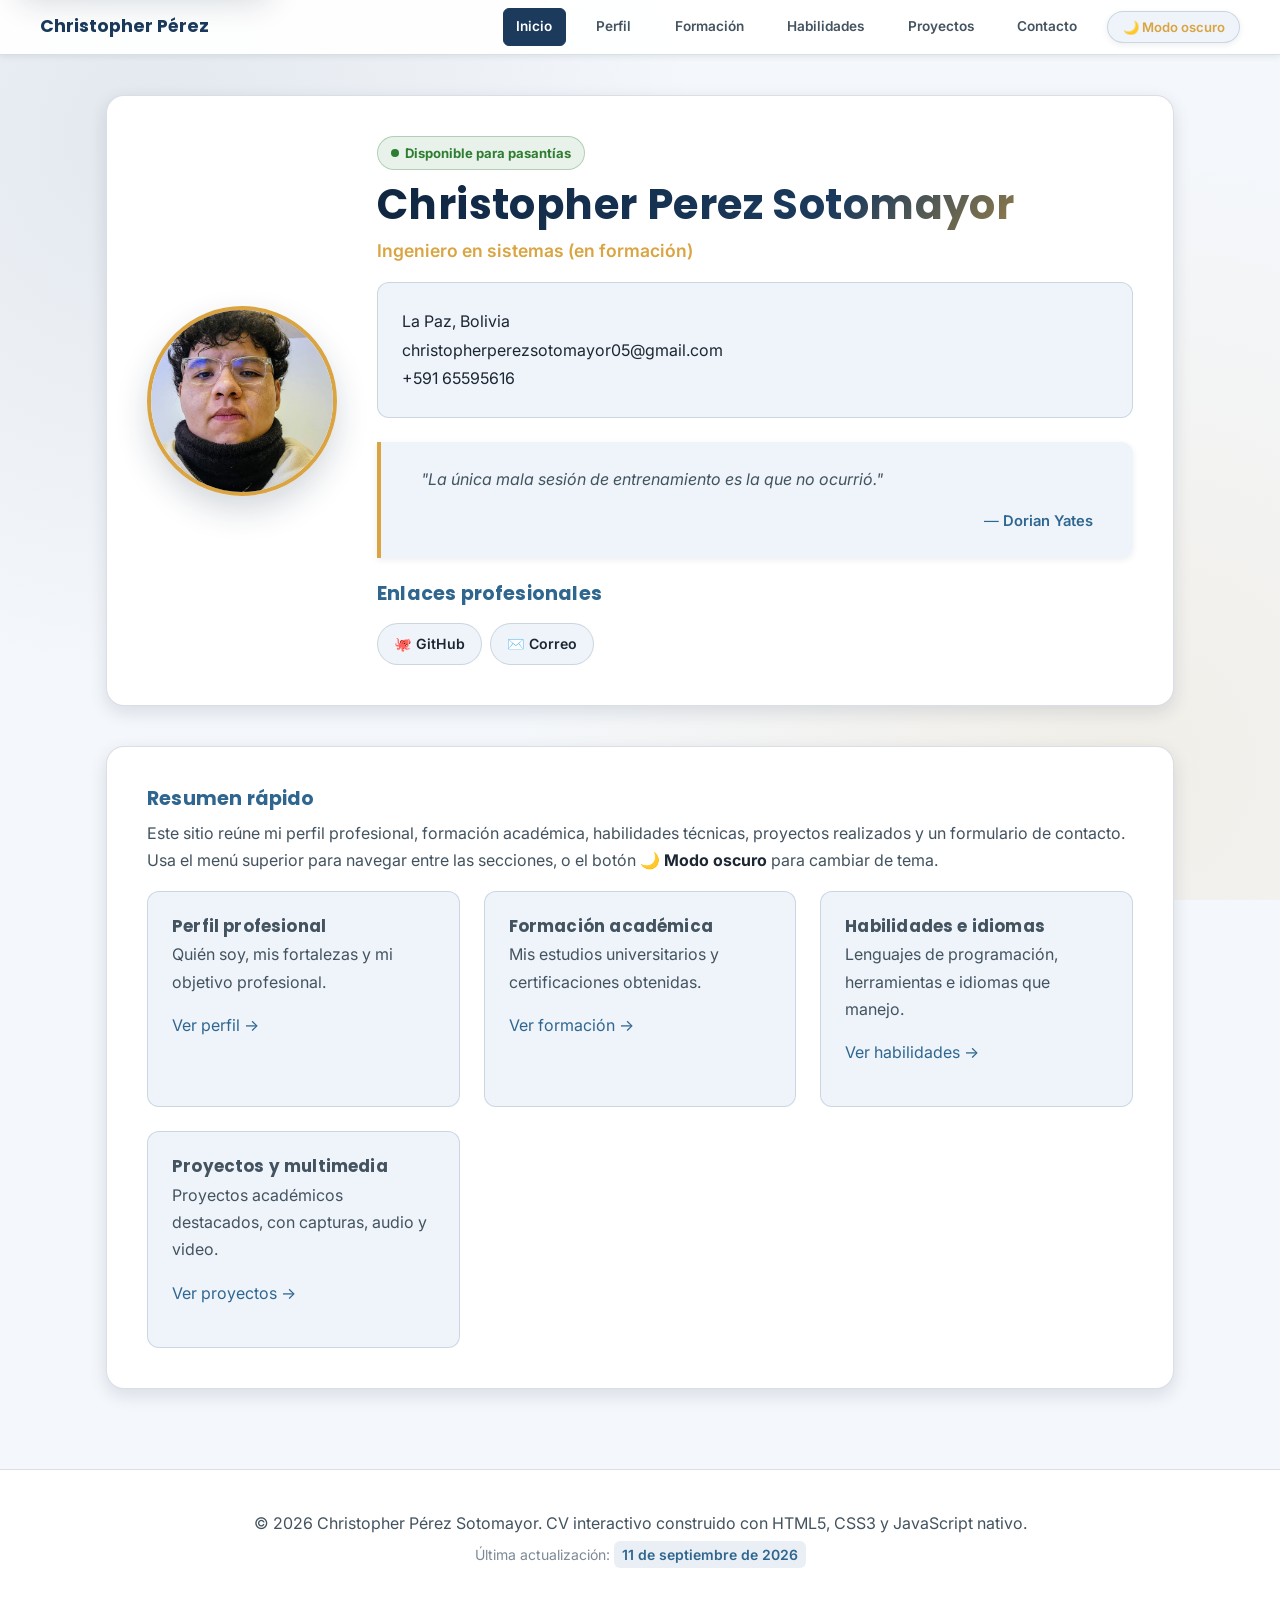
<file: index.html>
<!DOCTYPE html>
<html lang="es">
<head>
    <meta charset="UTF-8">
    <meta name="viewport" content="width=device-width, initial-scale=1.0">
    <title>Christopher Pérez Sotomayor — CV Interactivo</title>
    <meta name="description" content="CV interactivo de Christopher Pérez Sotomayor, estudiante de Ingeniería de Sistemas en La Paz, Bolivia.">

    <!--
        Script INLINE (se repite igual en las 6 páginas):
        aplica el tema guardado en localStorage ANTES de que el navegador
        pinte la página. Si esto se hiciera solo desde js/main.js (que se
        carga al final del <body>), se vería un parpadeo de tema claro
        durante una fracción de segundo cada vez que el usuario prefiere
        el modo oscuro. Va envuelto en try/catch por si localStorage no
        estuviera disponible (ej. navegación privada muy restrictiva).
    -->
    <script>
        (function () {
            try {
                var tema = localStorage.getItem("cv_tema_preferido");
                if (tema !== "dark" && tema !== "light") {
                    tema = (window.matchMedia && window.matchMedia("(prefers-color-scheme: dark)").matches)
                        ? "dark"
                        : "light";
                }
                document.documentElement.setAttribute("data-theme", tema);
            } catch (error) {
                document.documentElement.setAttribute("data-theme", "light");
            }
        })();
    </script>

    <link rel="preconnect" href="https://fonts.googleapis.com">
    <link rel="preconnect" href="https://fonts.gstatic.com" crossorigin>
    <link href="https://fonts.googleapis.com/css2?family=Poppins:wght@600;700&family=Inter:wght@400;500;600&display=swap" rel="stylesheet">

    <!-- Único CSS enlazado: styles.css importa variables/base/layout/components/animations -->
    <link rel="stylesheet" href="css/styles.css">
</head>
<body>

    <!-- Enlace de accesibilidad: permite saltar el menú repetido con el teclado -->
    <a class="skip_link" href="#contenido_principal">Saltar al contenido principal</a>

    <!-- =========================================================
         ENCABEZADO / NAVEGACIÓN (idéntico en las 6 páginas)
         Contiene: marca (link a inicio), menú principal (Flexbox)
         y el botón de modo claro/oscuro (funcionalidad JS #1).
         ========================================================= -->
    <header role="banner" class="site_header animate_header">
        <div class="header_top">
            <a class="brand_name" href="index.html">Christopher Pérez</a>

            <nav class="nav_principal" aria-label="Navegación principal del sitio">
                <ul>
                    <li><a href="index.html">Inicio</a></li>
                    <li><a href="perfil.html">Perfil</a></li>
                    <li><a href="educacion.html">Formación</a></li>
                    <li><a href="habilidades.html">Habilidades</a></li>
                    <li><a href="proyectos.html">Proyectos</a></li>
                    <li><a href="contacto.html">Contacto</a></li>
                </ul>
            </nav>

            <!-- aria-pressed lo actualiza js/main.js según el tema activo -->
            <button type="button" id="theme_toggle_btn" class="theme_toggle_btn" aria-pressed="false">
                🌙 Modo oscuro
            </button>
        </div>
    </header>

    <!-- =========================================================
         HERO — Datos personales unico bloque <h1> de esta página
         ========================================================= -->
    <section id="inicio" class="hero_section animate_fade_in" aria-label="Datos personales">
        <div class="hero_content">
            <!-- <picture> permite servir una imagen distinta en móvil si se desea -->
            <picture class="foto_perfil">
                <source media="(max-width: 600px)" srcset="./assets/images/ChristopherPerezImg.jpeg">
                <img
                    src="./assets/images/ChristopherPerezImg.jpeg"
                    alt="Foto de Christopher Pérez Sotomayor"
                    width="350"
                    height="350">
            </picture>

            <div class="hero_text">
                <span class="badge_disponible badge_pulse">Disponible para pasantías</span>
                <h1 class="titulo_hero">Christopher Perez Sotomayor</h1>
                <p class="profesion">Ingeniero en sistemas (en formación)</p>

                <address>
                    La Paz, Bolivia <br>
                    christopherperezsotomayor05@gmail.com <br>
                    +591 65595616
                </address>

                <blockquote>
                    <p>"La única mala sesión de entrenamiento es la que no ocurrió."</p>
                    <footer>— <cite>Dorian Yates</cite></footer>
                </blockquote>

                <!-- ===== ENLACES PROFESIONALES =====
                     rel="noopener noreferrer" es una buena práctica de seguridad
                     al abrir enlaces externos en una pestaña nueva (target="_blank"). -->
                <h2>Enlaces profesionales</h2>
                <ul class="lista_enlaces" id="enlaces_profesionales" aria-label="Enlaces a perfiles profesionales">
                    <li><a class="enlace_perfil" href="https://github.com/chrisperez2910" target="_blank" rel="noopener noreferrer">🐙 GitHub</a></li>
                    <li><a class="enlace_perfil" href="mailto:christopherperezsotomayor05@gmail.com">✉️ Correo</a></li>
                </ul>
            </div>
        </div>
    </section>

    <!-- =========================================================
         CONTENIDO PRINCIPAL — resumen breve + accesos directos
         ========================================================= -->
    <main id="contenido_principal">
        <section aria-labelledby="resumen_heading">
            <h2 id="resumen_heading">Resumen rápido</h2>
            <p>
                Este sitio reúne mi perfil profesional, formación académica, habilidades
                técnicas, proyectos realizados y un formulario de contacto. Usa el menú
                superior para navegar entre las secciones, o el botón
                <strong>🌙 Modo oscuro</strong> para cambiar de tema.
            </p>

            <div class="grid_auto_fit">
                <article>
                    <h3>Perfil profesional</h3>
                    <p>Quién soy, mis fortalezas y mi objetivo profesional.</p>
                    <p><a href="perfil.html">Ver perfil →</a></p>
                </article>
                <article>
                    <h3>Formación académica</h3>
                    <p>Mis estudios universitarios y certificaciones obtenidas.</p>
                    <p><a href="educacion.html">Ver formación →</a></p>
                </article>
                <article>
                    <h3>Habilidades e idiomas</h3>
                    <p>Lenguajes de programación, herramientas e idiomas que manejo.</p>
                    <p><a href="habilidades.html">Ver habilidades →</a></p>
                </article>
                <article>
                    <h3>Proyectos y multimedia</h3>
                    <p>Proyectos académicos destacados, con capturas, audio y video.</p>
                    <p><a href="proyectos.html">Ver proyectos →</a></p>
                </article>
            </div>
        </section>
    </main>

    <!-- =========================================================
         PIE DE PÁGINA (idéntico en las 6 páginas)
         ========================================================= -->
    <footer role="contentinfo">
        <p>© <span id="anio_actual">2026</span> Christopher Pérez Sotomayor. CV interactivo construido con HTML5, CSS3 y JavaScript nativo.</p>
        <p><small>Última actualización: <time datetime="2026-09-11">11 de septiembre de 2026</time></small></p>
    </footer>

    <!-- Script global: modo oscuro, nav activa, año dinámico y validación del formulario -->
    <script src="js/main.js"></script>
</body>
</html>
</file>
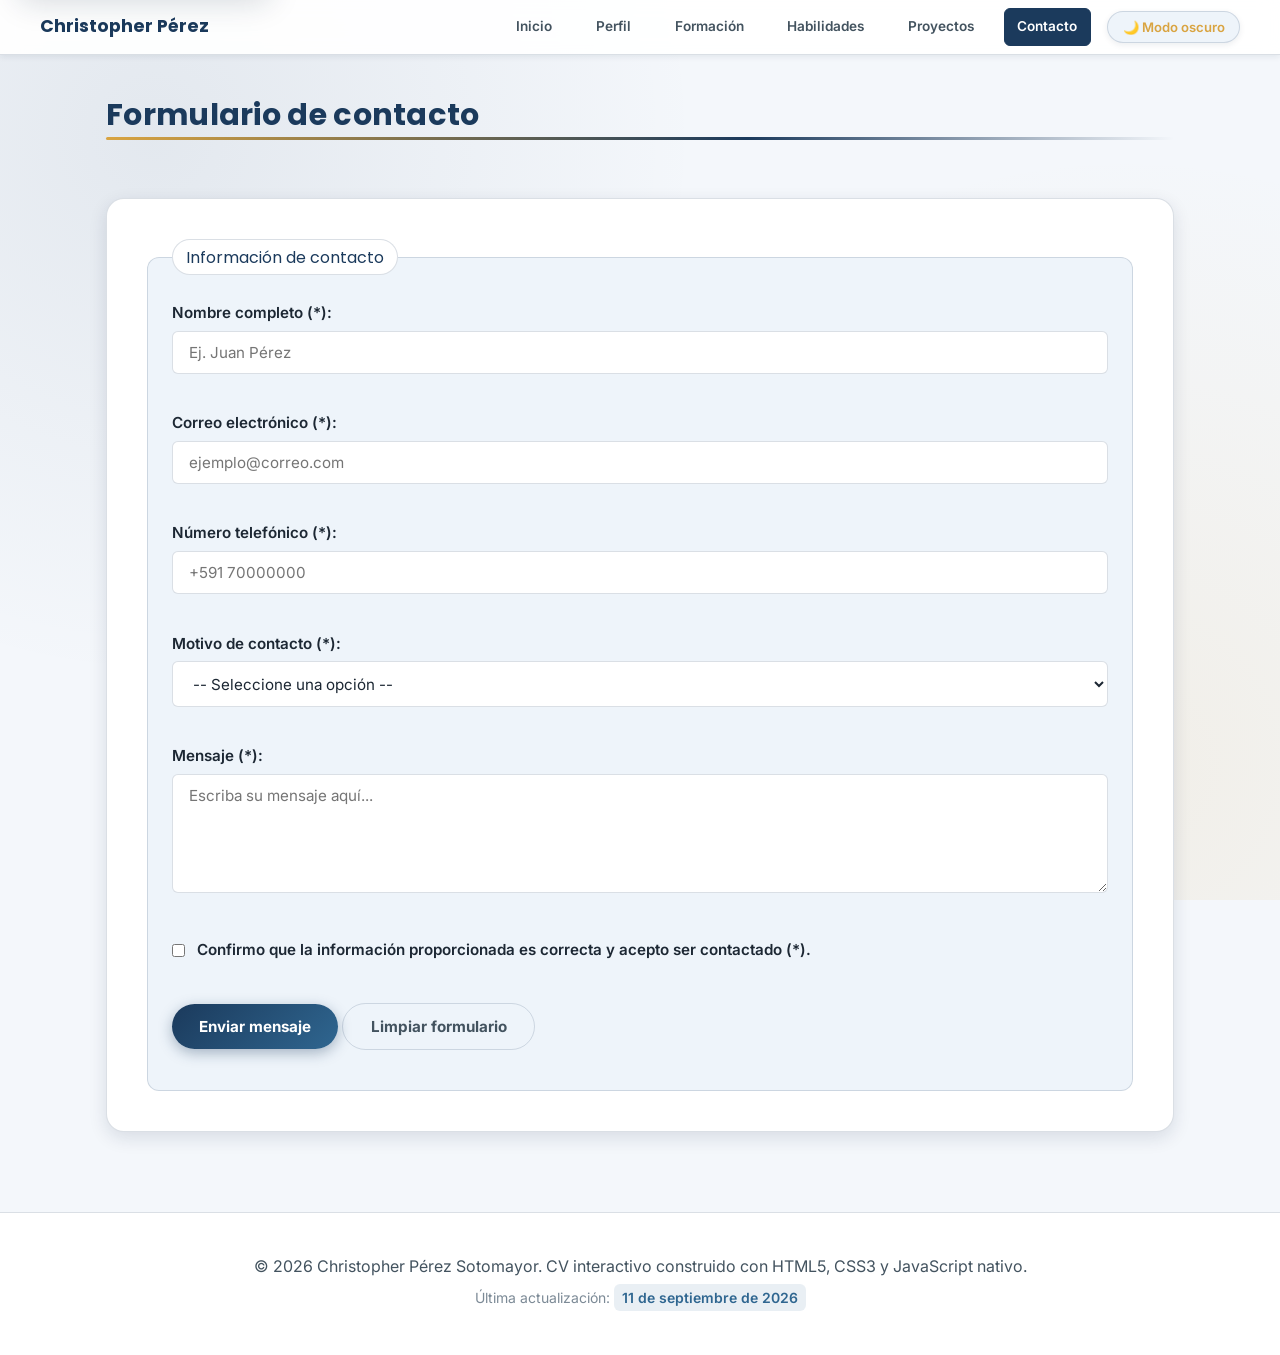
<file: contacto.html>
<!DOCTYPE html>
<html lang="es">
<head>
    <meta charset="UTF-8">
    <meta name="viewport" content="width=device-width, initial-scale=1.0">
    <title>Contacto — Christopher Pérez Sotomayor</title>
    <meta name="description" content="Formulario de contacto de Christopher Pérez Sotomayor, con validación en el cliente mediante JavaScript.">

    <!-- Script en el head para aplicar el tema guardado sin parpadeos (FOUT) -->
    <script>
        (function () {
            try {
                var tema = localStorage.getItem("cv_tema_preferido");
                if (tema !== "dark" && tema !== "light") {
                    tema = (window.matchMedia && window.matchMedia("(prefers-color-scheme: dark)").matches)
                        ? "dark"
                        : "light";
                }
                document.documentElement.setAttribute("data-theme", tema);
            } catch (error) {
                document.documentElement.setAttribute("data-theme", "light");
            }
        })();
    </script>

    <link rel="preconnect" href="https://fonts.googleapis.com">
    <link rel="preconnect" href="https://fonts.gstatic.com" crossorigin>
    <link href="https://fonts.googleapis.com/css2?family=Poppins:wght@600;700&family=Inter:wght@400;500;600&display=swap" rel="stylesheet">
    <link rel="stylesheet" href="css/styles.css">
</head>
<body>
    <a class="skip_link" href="#contenido_principal">Saltar al contenido principal</a>

    <!-- Encabezado con control de tema dinámico -->
    <header role="banner" class="site_header animate_header">
        <div class="header_top">
            <a class="brand_name" href="index.html">Christopher Pérez</a>
            <nav class="nav_principal" aria-label="Navegación principal del sitio">
                <ul>
                    <li><a href="index.html">Inicio</a></li>
                    <li><a href="perfil.html">Perfil</a></li>
                    <li><a href="educacion.html">Formación</a></li>
                    <li><a href="habilidades.html">Habilidades</a></li>
                    <li><a href="proyectos.html">Proyectos</a></li>
                    <li><a href="contacto.html" aria-current="page">Contacto</a></li>
                </ul>
            </nav>
            <button type="button" id="theme_toggle_btn" class="theme_toggle_btn" aria-pressed="false">
                🌙 Modo oscuro
            </button>
        </div>
    </header>

    <main id="contenido_principal">

        <h1 class="titulo_seccion">Formulario de contacto</h1>

        <section id="contacto" class="animate_fade_in" aria-label="Formulario de contacto">

            <!-- Región dinámica para anuncios automáticos a lectores de pantalla (A11y) -->
            <div id="mensaje_estado_formulario" class="mensaje_estado_formulario" role="status" aria-live="polite"></div>

            <!-- novalidate para delegar toda la lógica de error al script JS -->
            <form id="formulario_contacto" novalidate>
                <fieldset>
                    <legend>Información de contacto</legend>

                    <p class="campo_formulario">
                        <label for="nombre">Nombre completo (*):</label><br>
                        <input type="text" id="nombre" name="nombre" placeholder="Ej. Juan Pérez"
                               required minlength="3" maxlength="60"
                               pattern="^[a-zA-ZáéíóúÁÉÍÓÚñÑ\s]+$"
                               aria-describedby="error_nombre">
                        <span class="mensaje_error" id="error_nombre"></span>
                    </p>

                    <p class="campo_formulario">
                        <label for="correo">Correo electrónico (*):</label><br>
                        <input type="email" id="correo" name="correo" placeholder="ejemplo@correo.com"
                               required pattern="^[a-zA-Z0-9._%+-]+@[a-zA-Z0-9.-]+\.[a-zA-Z]{2,}$"
                               aria-describedby="error_correo">
                        <span class="mensaje_error" id="error_correo"></span>
                    </p>

                    <p class="campo_formulario">
                        <label for="telefono">Número telefónico (*):</label><br>
                        <input type="tel" id="telefono" name="telefono" placeholder="+591 70000000"
                               pattern="^(\+591\s?)?[267][0-9]{7}$" required
                               aria-describedby="error_telefono">
                        <span class="mensaje_error" id="error_telefono"></span>
                    </p>

                    <p class="campo_formulario">
                        <label for="motivo">Motivo de contacto (*):</label><br>
                        <select id="motivo" name="motivo" required aria-describedby="error_motivo">
                            <option value="">-- Seleccione una opción --</option>
                            <option value="oferta">Propuesta laboral / Pasantía</option>
                            <option value="proyecto">Consulta por proyecto</option>
                            <option value="academico">Contacto académico</option>
                            <option value="otro">Otro motivo</option>
                        </select>
                        <span class="mensaje_error" id="error_motivo"></span>
                    </p>

                    <p class="campo_formulario">
                        <label for="mensaje">Mensaje (*):</label><br>
                        <textarea id="mensaje" name="mensaje" rows="5"
                                  placeholder="Escriba su mensaje aquí..."
                                  required minlength="10" maxlength="500"
                                  aria-describedby="error_mensaje"></textarea>
                        <span class="mensaje_error" id="error_mensaje"></span>
                    </p>

                    <p class="campo_formulario">
                        <input type="checkbox" id="aceptacion" name="aceptacion" required aria-describedby="error_aceptacion">
                        <label for="aceptacion">Confirmo que la información proporcionada es correcta y acepto ser contactado (*).</label>
                        <span class="mensaje_error" id="error_aceptacion"></span>
                    </p>

                    <p>
                        <button type="submit">Enviar mensaje</button>
                        <button type="reset">Limpiar formulario</button>
                    </p>
                </fieldset>
            </form>
        </section>
    </main>

    <footer role="contentinfo">
        <p>© <span id="anio_actual">2026</span> Christopher Pérez Sotomayor. CV interactivo construido con HTML5, CSS3 y JavaScript nativo.</p>
        <p><small>Última actualización: <time datetime="2026-09-11">11 de septiembre de 2026</time></small></p>
    </footer>

    <!-- Script de lógica de validación e interactividad -->
    <script src="js/main.js"></script>
</body>
</html>
</file>
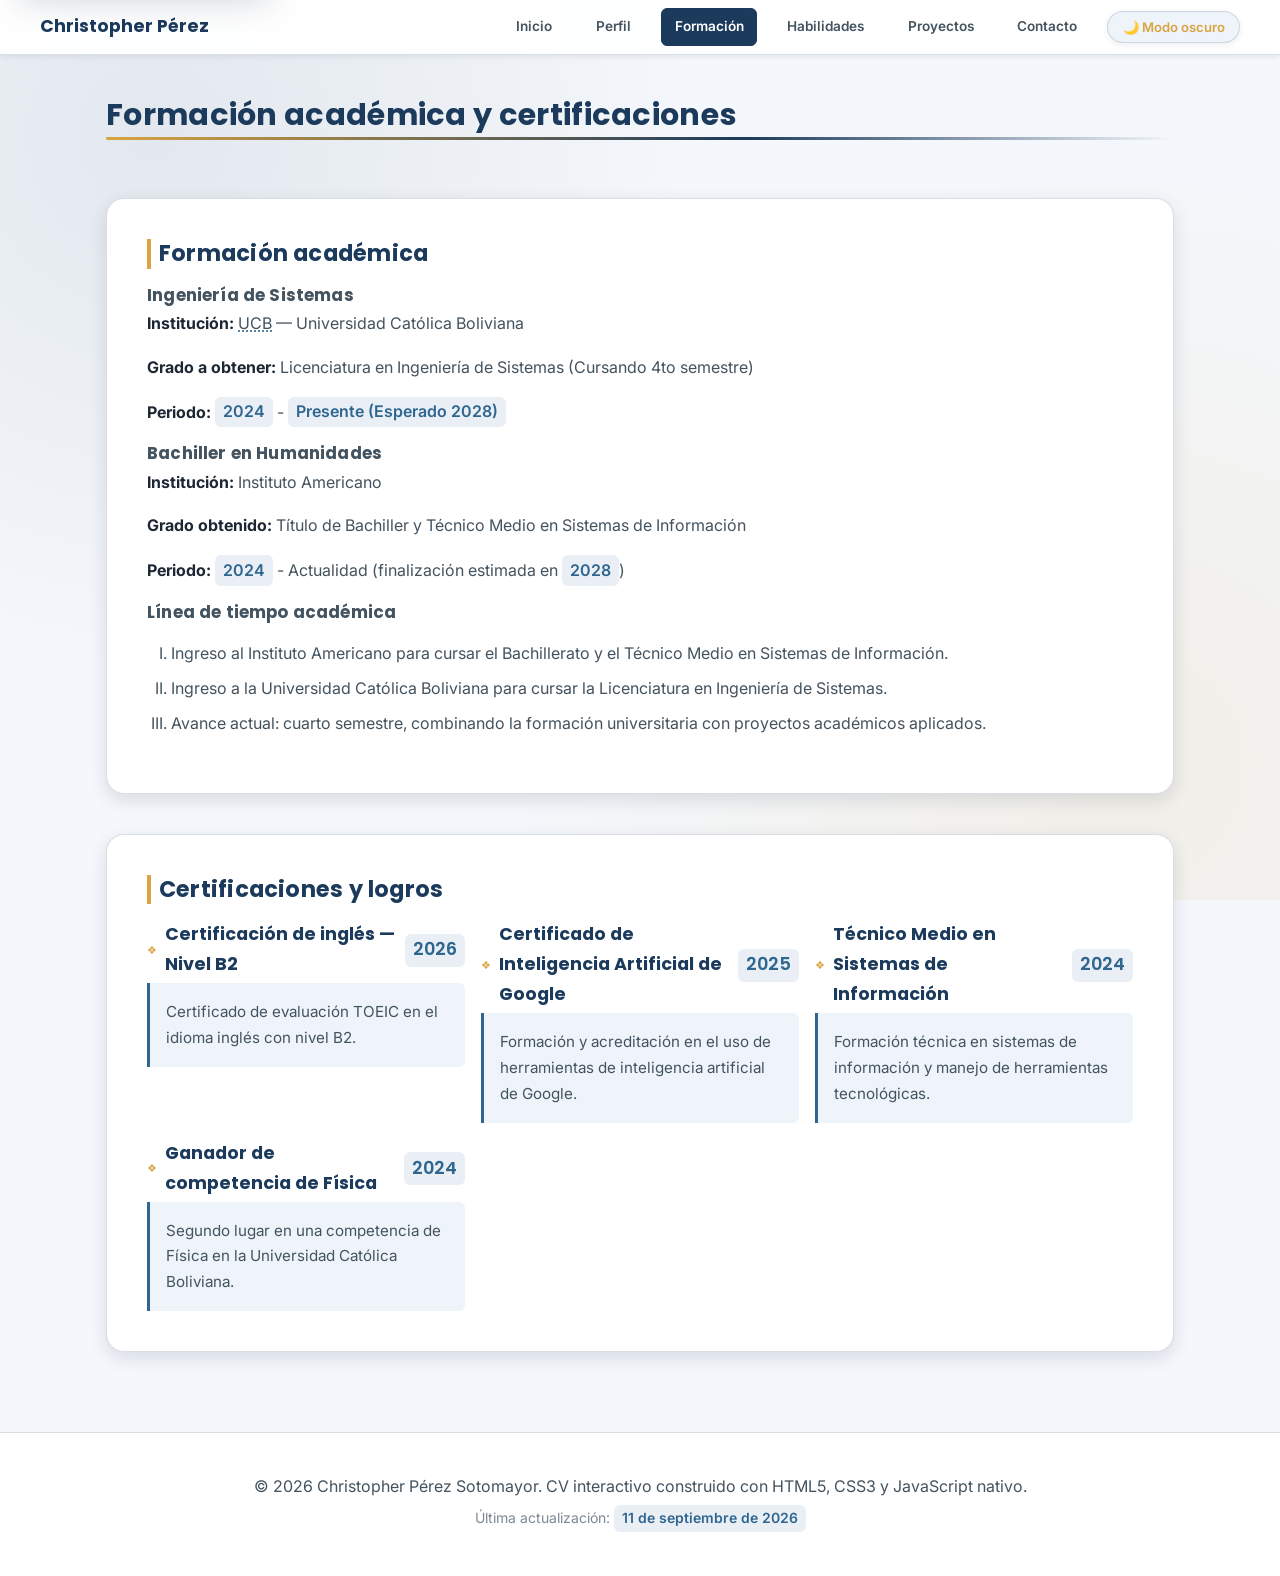
<file: educacion.html>
<!DOCTYPE html>
<html lang="es">
<head>
    <meta charset="UTF-8">
    <meta name="viewport" content="width=device-width, initial-scale=1.0">
    <title>Formación Académica — Christopher Pérez Sotomayor</title>
    <meta name="description" content="Formación académica y certificaciones de Christopher Pérez Sotomayor.">

    <!-- Script en el head para aplicar el tema guardado evitando parpadeos (FOUT) -->
    <script>
        (function () {
            try {
                var tema = localStorage.getItem("cv_tema_preferido");
                if (tema !== "dark" && tema !== "light") {
                    tema = (window.matchMedia && window.matchMedia("(prefers-color-scheme: dark)").matches)
                        ? "dark"
                        : "light";
                }
                document.documentElement.setAttribute("data-theme", tema);
            } catch (error) {
                document.documentElement.setAttribute("data-theme", "light");
            }
        })();
    </script>

    <link rel="preconnect" href="https://fonts.googleapis.com">
    <link rel="preconnect" href="https://fonts.gstatic.com" crossorigin>
    <link href="https://fonts.googleapis.com/css2?family=Poppins:wght@600;700&family=Inter:wght@400;500;600&display=swap" rel="stylesheet">
    <link rel="stylesheet" href="css/styles.css">
</head>
<body>
    <a class="skip_link" href="#contenido_principal">Saltar al contenido principal</a>

    <!-- Encabezado y navegación principal -->
    <header role="banner" class="site_header animate_header">
        <div class="header_top">
            <a class="brand_name" href="index.html">Christopher Pérez</a>
            <nav class="nav_principal" aria-label="Navegación principal del sitio">
                <ul>
                    <li><a href="index.html">Inicio</a></li>
                    <li><a href="perfil.html">Perfil</a></li>
                    <li><a href="educacion.html" aria-current="page">Formación</a></li>
                    <li><a href="habilidades.html">Habilidades</a></li>
                    <li><a href="proyectos.html">Proyectos</a></li>
                    <li><a href="contacto.html">Contacto</a></li>
                </ul>
            </nav>
            <button type="button" id="theme_toggle_btn" class="theme_toggle_btn" aria-pressed="false">
                🌙 Modo oscuro
            </button>
        </div>
    </header>

    <main id="contenido_principal">

        <h1 class="titulo_seccion">Formación académica y certificaciones</h1>

        <!-- Sección de Formación Académica -->
        <section id="formacion_academica" class="animate_fade_in" aria-labelledby="formacion_academica_heading">
            <h2 class="subtitulo_seccion" id="formacion_academica_heading">Formación académica</h2>

            <!-- Bloques de contenido independiente con tag article -->
            <article>
                <h3>Ingeniería de Sistemas</h3>
                <!-- Uso de <abbr> para siglas legibles por lectores de pantalla -->
                <p><strong>Institución:</strong> <abbr title="Universidad Católica Boliviana">UCB</abbr> — Universidad Católica Boliviana</p>
                <p><strong>Grado a obtener:</strong> Licenciatura en Ingeniería de Sistemas (Cursando 4to semestre)</p>
                <!-- Formateo de fechas mediante <time> -->
                <p><strong>Periodo:</strong> <time datetime="2024">2024</time> - <time datetime="2028">Presente (Esperado 2028)</time></p>
            </article>

            <article>
                <h3>Bachiller en Humanidades</h3>
                <p><strong>Institución:</strong> Instituto Americano</p>
                <p><strong>Grado obtenido:</strong> Título de Bachiller y Técnico Medio en Sistemas de Información</p>
                <p><strong>Periodo:</strong> <time datetime="2024">2024</time> - Actualidad (finalización estimada en <time datetime="2028">2028</time>)</p>
            </article>

            <h3>Línea de tiempo académica</h3>
            <!-- Lista ordenada con numeración romana por CSS/HTML -->
            <ol type="I">
                <li>Ingreso al Instituto Americano para cursar el Bachillerato y el Técnico Medio en Sistemas de Información.</li>
                <li>Ingreso a la Universidad Católica Boliviana para cursar la Licenciatura en Ingeniería de Sistemas.</li>
                <li>Avance actual: cuarto semestre, combinando la formación universitaria con proyectos académicos aplicados.</li>
            </ol>
        </section>

        <!-- Sección de Certificaciones basada en Lista de Definiciones (<dl>) -->
        <section id="certificaciones" class="animate_fade_in" aria-labelledby="certificaciones_heading">
            <h2 class="subtitulo_seccion" id="certificaciones_heading">Certificaciones y logros</h2>

            <dl>
                <div>
                    <dt><dfn>Certificación de inglés — Nivel B2</dfn> <time datetime="2026">2026</time></dt>
                    <dd>Certificado de evaluación TOEIC en el idioma inglés con nivel B2.</dd>
                </div>
                <div>
                    <dt><dfn>Certificado de Inteligencia Artificial de Google</dfn> <time datetime="2025">2025</time></dt>
                    <dd>Formación y acreditación en el uso de herramientas de inteligencia artificial de Google.</dd>
                </div>
                <div>
                    <dt><dfn>Técnico Medio en Sistemas de Información</dfn> <time datetime="2024">2024</time></dt>
                    <dd>Formación técnica en sistemas de información y manejo de herramientas tecnológicas.</dd>
                </div>
                <div>
                    <dt><dfn>Ganador de competencia de Física</dfn> <time datetime="2024">2024</time></dt>
                    <dd>Segundo lugar en una competencia de Física en la Universidad Católica Boliviana.</dd>
                </div>
            </dl>
        </section>
    </main>

    <!-- Pie de página con script de actualización -->
    <footer role="contentinfo">
        <p>© <span id="anio_actual">2026</span> Christopher Pérez Sotomayor. CV interactivo construido con HTML5, CSS3 y JavaScript nativo.</p>
        <p><small>Última actualización: <time datetime="2026-09-11">11 de septiembre de 2026</time></small></p>
    </footer>

    <script src="js/main.js"></script>
</body>
</html>
</file>
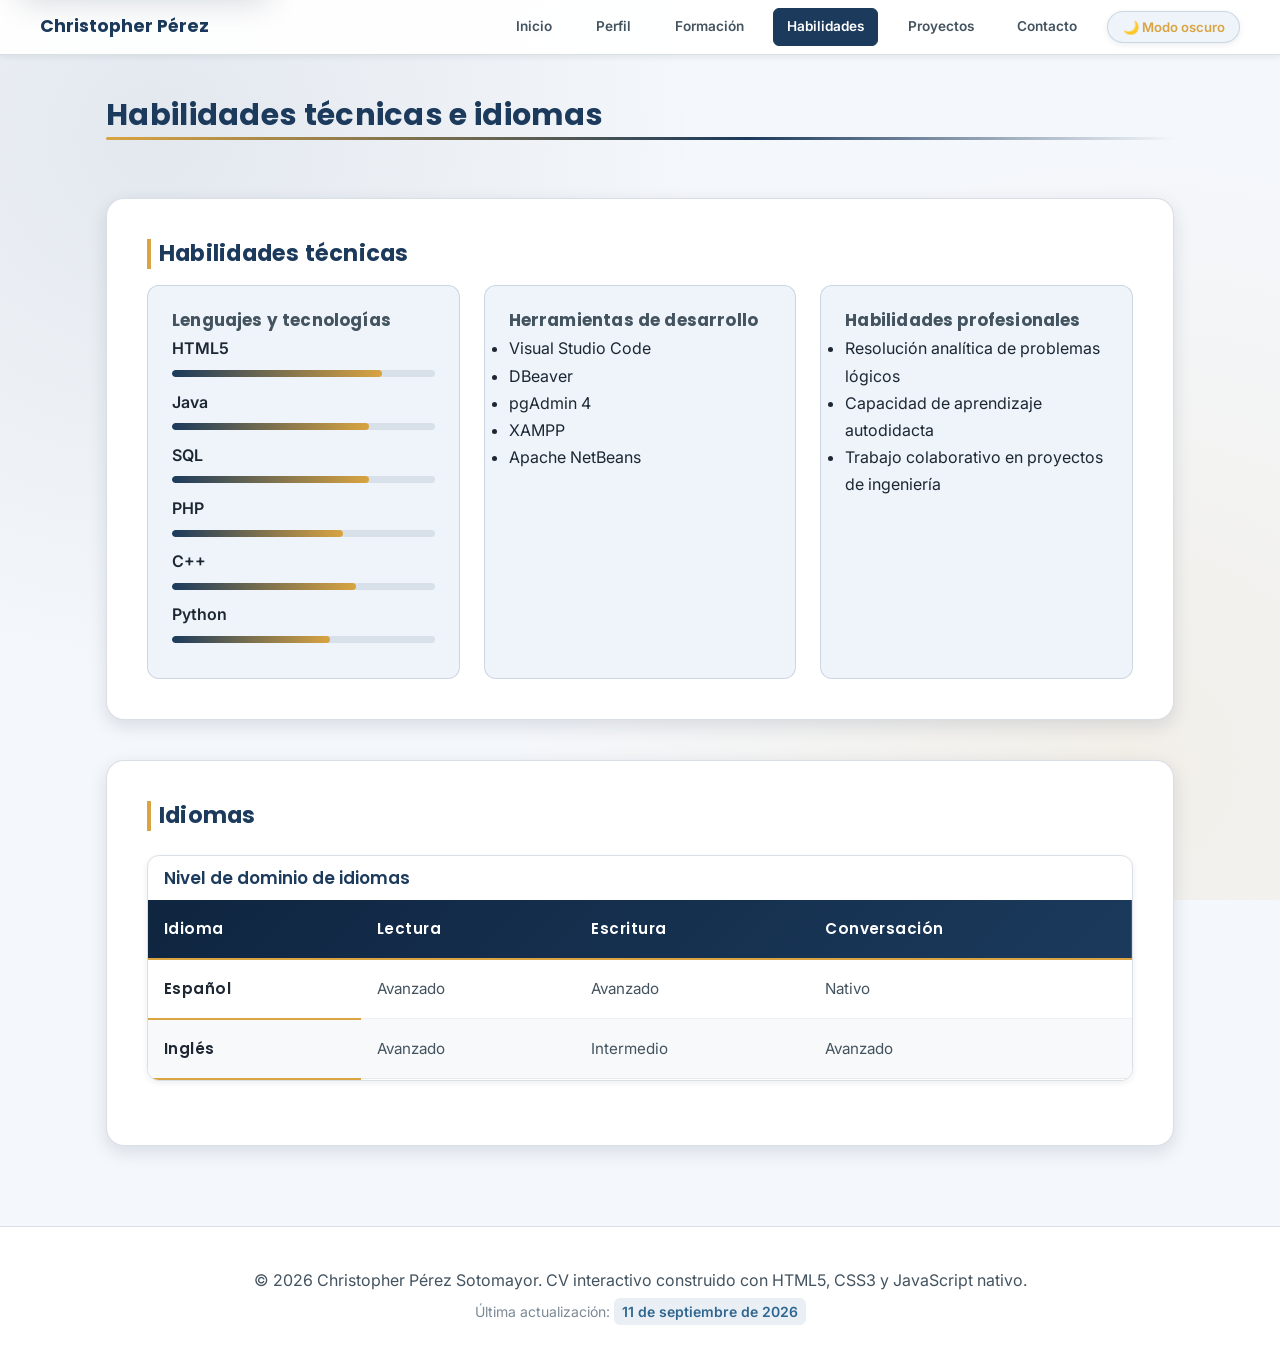
<file: habilidades.html>
<!DOCTYPE html>
<html lang="es">
<head>
    <meta charset="UTF-8">
    <meta name="viewport" content="width=device-width, initial-scale=1.0">
    <title>Habilidades e Idiomas — Christopher Pérez Sotomayor</title>
    <meta name="description" content="Habilidades técnicas, herramientas de desarrollo e idiomas de Christopher Pérez Sotomayor.">

    <!-- Script en el head para aplicar el tema guardado sin parpadeos (FOUT) -->
    <script>
        (function () {
            try {
                var tema = localStorage.getItem("cv_tema_preferido");
                if (tema !== "dark" && tema !== "light") {
                    tema = (window.matchMedia && window.matchMedia("(prefers-color-scheme: dark)").matches)
                        ? "dark"
                        : "light";
                }
                document.documentElement.setAttribute("data-theme", tema);
            } catch (error) {
                document.documentElement.setAttribute("data-theme", "light");
            }
        })();
    </script>

    <link rel="preconnect" href="https://fonts.googleapis.com">
    <link rel="preconnect" href="https://fonts.gstatic.com" crossorigin>
    <link href="https://fonts.googleapis.com/css2?family=Poppins:wght@600;700&family=Inter:wght@400;500;600&display=swap" rel="stylesheet">
    <link rel="stylesheet" href="css/styles.css">
</head>
<body>
    <a class="skip_link" href="#contenido_principal">Saltar al contenido principal</a>

    <!-- Encabezado con navegación global (marca de página activa mediante aria-current) -->
    <header role="banner" class="site_header animate_header">
        <div class="header_top">
            <a class="brand_name" href="index.html">Christopher Pérez</a>
            <nav class="nav_principal" aria-label="Navegación principal del sitio">
                <ul>
                    <li><a href="index.html">Inicio</a></li>
                    <li><a href="perfil.html">Perfil</a></li>
                    <li><a href="educacion.html">Formación</a></li>
                    <li><a href="habilidades.html" aria-current="page">Habilidades</a></li>
                    <li><a href="proyectos.html">Proyectos</a></li>
                    <li><a href="contacto.html">Contacto</a></li>
                </ul>
            </nav>
            <button type="button" id="theme_toggle_btn" class="theme_toggle_btn" aria-pressed="false">
                🌙 Modo oscuro
            </button>
        </div>
    </header>

    <main id="contenido_principal">

        <h1 class="titulo_seccion">Habilidades técnicas e idiomas</h1>

        <!-- Sección 1: Habilidades técnicas estructuradas en grid adaptativo -->
        <section id="habilidades_tecnicas" class="animate_fade_in" aria-labelledby="habilidades_tecnicas_heading">
            <h2 class="subtitulo_seccion" id="habilidades_tecnicas_heading">Habilidades técnicas</h2>

            <div class="grid_auto_fit">
                <article>
                    <h3>Lenguajes y tecnologías</h3>
                    <!-- Elementos <meter> nativos de HTML5 para representación cuantitativa accesible -->
                    <ul class="lista_meter">
                        <li><span>HTML5</span><meter min="0" max="100" value="80">80%</meter></li>
                        <li><span>Java</span><meter min="0" max="100" value="75">75%</meter></li>
                        <li><span>SQL</span><meter min="0" max="100" value="75">75%</meter></li>
                        <li><span>PHP</span><meter min="0" max="100" value="65">65%</meter></li>
                        <li><span>C++</span><meter min="0" max="100" value="70">70%</meter></li>
                        <li><span>Python</span><meter min="0" max="100" value="60">60%</meter></li>
                    </ul>
                </article>

                <article>
                    <h3>Herramientas de desarrollo</h3>
                    <ul>
                        <li>Visual Studio Code</li>
                        <li>DBeaver</li>
                        <li>pgAdmin 4</li>
                        <li>XAMPP</li>
                        <li>Apache NetBeans</li>
                    </ul>
                </article>

                <article>
                    <h3>Habilidades profesionales</h3>
                    <ul>
                        <li>Resolución analítica de problemas lógicos</li>
                        <li>Capacidad de aprendizaje autodidacta</li>
                        <li>Trabajo colaborativo en proyectos de ingeniería</li>
                    </ul>
                </article>
            </div>
        </section>

        <!-- Sección 2: Tabla de idiomas con atributos de accesibilidad (caption, th scope) -->
        <section id="idiomas" class="animate_fade_in" aria-labelledby="idiomas_heading">
            <h2 class="subtitulo_seccion" id="idiomas_heading">Idiomas</h2>

            <div class="table_responsive">
                <table>
                    <caption>Nivel de dominio de idiomas</caption>
                    <thead>
                        <tr>
                            <th scope="col">Idioma</th>
                            <th scope="col">Lectura</th>
                            <th scope="col">Escritura</th>
                            <th scope="col">Conversación</th>
                        </tr>
                    </thead>
                    <tbody>
                        <tr>
                            <th scope="row">Español</th>
                            <td>Avanzado</td><td>Avanzado</td><td>Nativo</td>
                        </tr>
                        <tr>
                            <th scope="row">Inglés</th>
                            <td>Avanzado</td><td>Intermedio</td><td>Avanzado</td>
                        </tr>
                    </tbody>
                </table>
            </div>
        </section>
    </main>

    <footer role="contentinfo">
        <p>© <span id="anio_actual">2026</span> Christopher Pérez Sotomayor. CV interactivo construido con HTML5, CSS3 y JavaScript nativo.</p>
        <p><small>Última actualización: <time datetime="2026-09-11">11 de septiembre de 2026</time></small></p>
    </footer>

    <script src="js/main.js"></script>
</body>
</html>
</file>
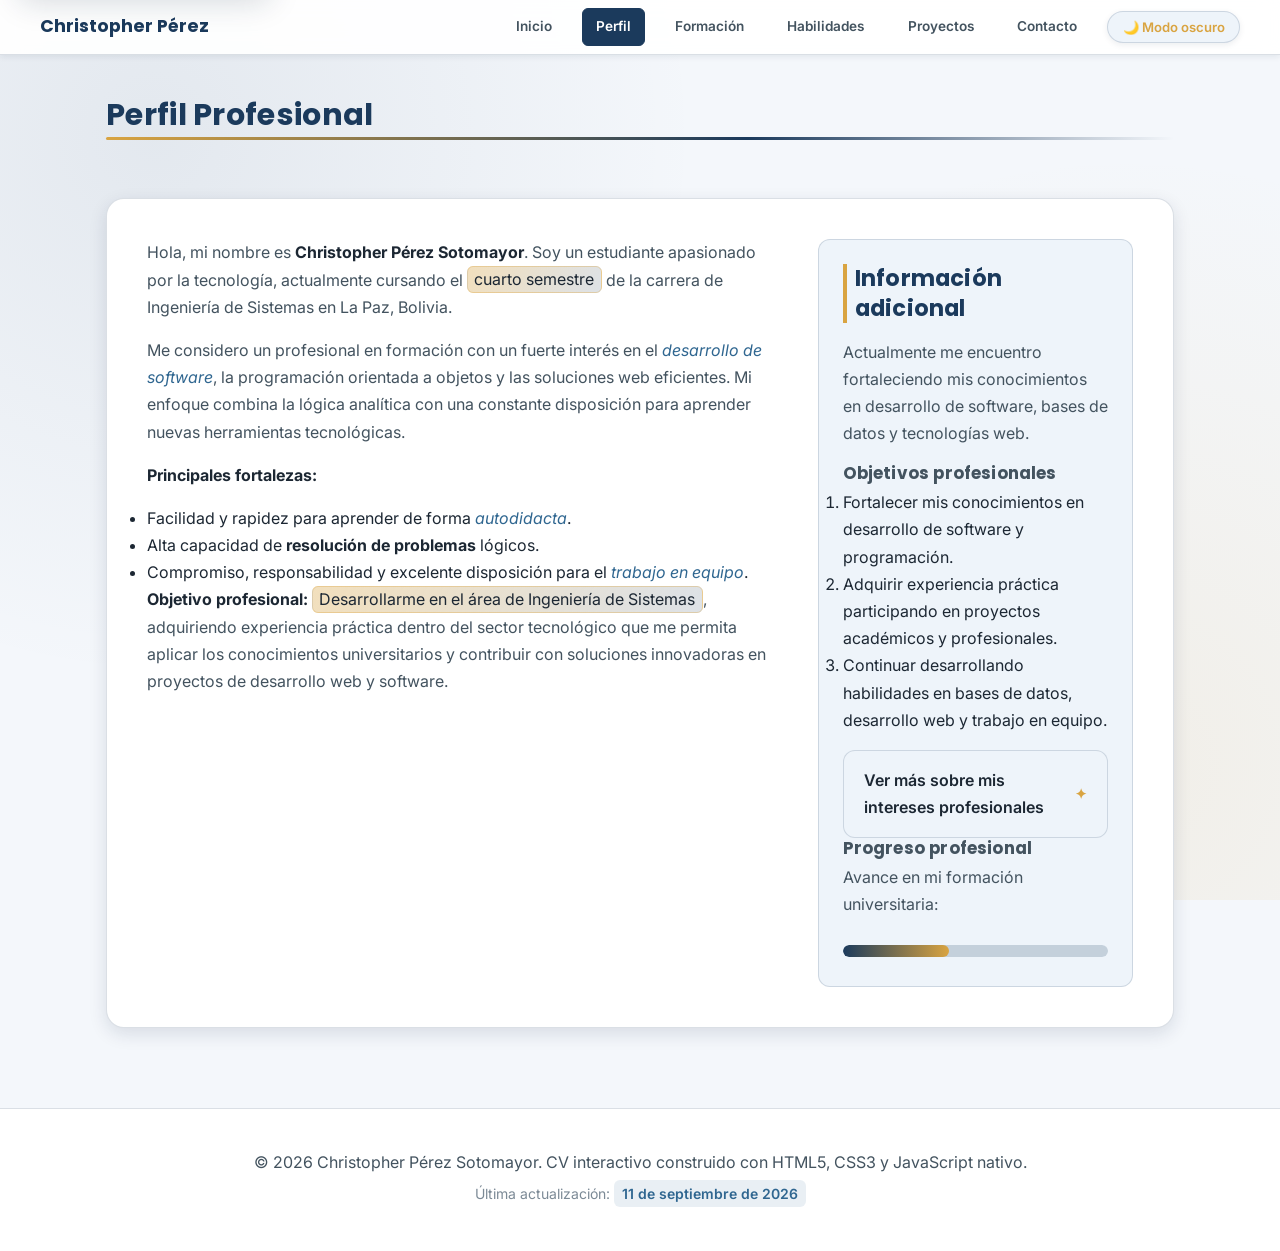
<file: perfil.html>
<!DOCTYPE html>
<html lang="es">
<head>
    <meta charset="UTF-8">
    <meta name="viewport" content="width=device-width, initial-scale=1.0">
    <title>Perfil Profesional — Christopher Pérez Sotomayor</title>
    <meta name="description" content="Perfil profesional de Christopher Pérez Sotomayor: fortalezas, objetivo profesional e intereses.">

    <!-- Script en el head para aplicar el tema guardado sin parpadeos (FOUT) -->
    <script>
        (function () {
            try {
                var tema = localStorage.getItem("cv_tema_preferido");
                if (tema !== "dark" && tema !== "light") {
                    tema = (window.matchMedia && window.matchMedia("(prefers-color-scheme: dark)").matches)
                        ? "dark"
                        : "light";
                }
                document.documentElement.setAttribute("data-theme", tema);
            } catch (error) {
                document.documentElement.setAttribute("data-theme", "light");
            }
        })();
    </script>

    <link rel="preconnect" href="https://fonts.googleapis.com">
    <link rel="preconnect" href="https://fonts.gstatic.com" crossorigin>
    <link href="https://fonts.googleapis.com/css2?family=Poppins:wght@600;700&family=Inter:wght@400;500;600&display=swap" rel="stylesheet">
    <link rel="stylesheet" href="css/styles.css">
</head>
<body>
    <a class="skip_link" href="#contenido_principal">Saltar al contenido principal</a>

    <!-- Encabezado con enlace activo de navegación identificado mediante aria-current -->
    <header role="banner" class="site_header animate_header">
        <div class="header_top">
            <a class="brand_name" href="index.html">Christopher Pérez</a>
            <nav class="nav_principal" aria-label="Navegación principal del sitio">
                <ul>
                    <li><a href="index.html">Inicio</a></li>
                    <li><a href="perfil.html" aria-current="page">Perfil</a></li>
                    <li><a href="educacion.html">Formación</a></li>
                    <li><a href="habilidades.html">Habilidades</a></li>
                    <li><a href="proyectos.html">Proyectos</a></li>
                    <li><a href="contacto.html">Contacto</a></li>
                </ul>
            </nav>
            <button type="button" id="theme_toggle_btn" class="theme_toggle_btn" aria-pressed="false">
                🌙 Modo oscuro
            </button>
        </div>
    </header>

    <main id="contenido_principal">

        <h1 class="titulo_seccion">Perfil Profesional</h1>

        <!-- Maquetación basada en CSS Grid de 2 columnas (.grid_2_1: columna principal + barra lateral) -->
        <section id="perfil_profesional" class="grid_2_1 animate_fade_in" aria-label="Perfil profesional detallado">

            <!-- Columna principal: resumen y biografía profesional -->
            <div>
                <p>
                    Hola, mi nombre es <strong>Christopher Pérez Sotomayor</strong>. Soy un estudiante apasionado por la tecnología,
                    actualmente cursando el <mark>cuarto semestre</mark> de la carrera de Ingeniería de Sistemas en La Paz, Bolivia.
                </p>
                <p>
                    Me considero un profesional en formación con un fuerte interés en el <em>desarrollo de software</em>,
                    la programación orientada a objetos y las soluciones web eficientes. Mi enfoque combina la lógica analítica
                    con una constante disposición para aprender nuevas herramientas tecnológicas.
                </p>
                <p><strong>Principales fortalezas:</strong></p>
                <ul>
                    <li>Facilidad y rapidez para aprender de forma <em>autodidacta</em>.</li>
                    <li>Alta capacidad de <strong>resolución de problemas</strong> lógicos.</li>
                    <li>Compromiso, responsabilidad y excelente disposición para el <em>trabajo en equipo</em>.</li>
                </ul>
                <p>
                    <strong>Objetivo profesional:</strong> <mark>Desarrollarme en el área de Ingeniería de Sistemas</mark>, adquiriendo
                    experiencia práctica dentro del sector tecnológico que me permita aplicar los conocimientos universitarios y
                    contribuir con soluciones innovadoras en proyectos de desarrollo web y software.
                </p>
            </div>

            <!-- Columna secundaria: elemento <aside> para información complementaria -->
            <aside class="info_adicional" aria-labelledby="informacion_adicional_heading">
                <h2 class="subtitulo_seccion" id="informacion_adicional_heading">Información adicional</h2>
                <p>Actualmente me encuentro fortaleciendo mis conocimientos en desarrollo de software, bases de datos y tecnologías web.</p>

                <h3>Objetivos profesionales</h3>
                <ol>
                    <li>Fortalecer mis conocimientos en desarrollo de software y programación.</li>
                    <li>Adquirir experiencia práctica participando en proyectos académicos y profesionales.</li>
                    <li>Continuar desarrollando habilidades en bases de datos, desarrollo web y trabajo en equipo.</li>
                </ol>

                <!-- Acordeón interactivo nativo HTML5 con <details> y <summary> -->
                <details>
                    <summary>Ver más sobre mis intereses profesionales</summary>
                    <p>Tengo interés en continuar desarrollando mis conocimientos en desarrollo de software, bases de datos, programación orientada a objetos y tecnologías web.</p>
                    <p>También busco adquirir experiencia práctica mediante proyectos académicos y futuros proyectos profesionales.</p>
                </details>

                <h3>Progreso profesional</h3>
                <p>Avance en mi formación universitaria:</p>
                <!-- Indicador visual accesible nativo HTML5 con <progress> -->
                <progress value="4" max="10">4 de 10 semestres</progress>
            </aside>
        </section>
    </main>

    <footer role="contentinfo">
        <p>© <span id="anio_actual">2026</span> Christopher Pérez Sotomayor. CV interactivo construido con HTML5, CSS3 y JavaScript nativo.</p>
        <p><small>Última actualización: <time datetime="2026-09-11">11 de septiembre de 2026</time></small></p>
    </footer>

    <script src="js/main.js"></script>
</body>
</html>
</file>
<file: css/styles.css>
/* ==========================================================================
   CV INTERACTIVO — CHRISTOPHER PÉREZ SOTOMAYOR
   00. STYLES.CSS — Módulo Principal e Importación
   --------------------------------------------------------------------------
   Este es el único archivo CSS vinculado directamente en el <head> de los
   documentos HTML. Su función es orquestar e importar la arquitectura
   de estilos modularizada en el orden estricto de cascada.
   ========================================================================== */

/* 1. Definición del sistema de diseño y variables globales (modo claro / oscuro) */
@import url("variables.css");

/* 2. Reseteo de estilos por defecto del navegador y reglas base tipográficas */
@import url("base.css");

/* 3. Estructura de maquetación, encabezado, menú, secciones hero y grids */
@import url("layout.css");

/* 4. Componentes UI reutilizables (tablas, medidores, acordiones, formularios) */
@import url("components.css");

/* 5. Keyframes, transiciones y microinteracciones decorativas */
@import url("animations.css");
</file>
